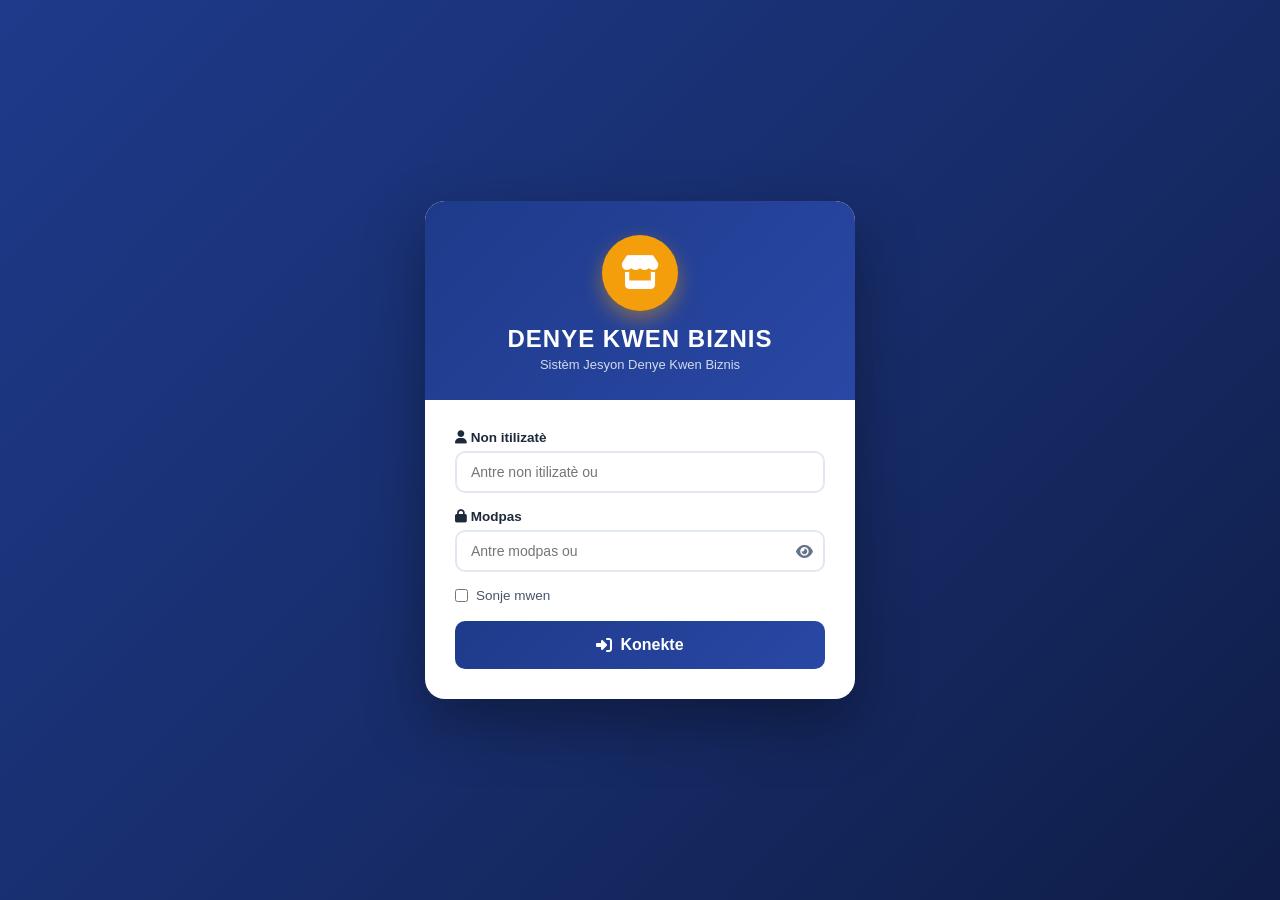
<file: index.html>
<!DOCTYPE html>
<html lang="ht">
<head>
<meta charset="UTF-8">
<meta name="viewport" content="width=device-width, initial-scale=1.0">
<title>DENYE KWEN BIZNIS — Koneksyon</title>
<link rel="stylesheet" href="https://cdnjs.cloudflare.com/ajax/libs/font-awesome/6.4.0/css/all.min.css">
<link rel="stylesheet" href="assets/css/style.css">
<style>
  body {
    background: linear-gradient(135deg, #1e3a8a 0%, #172c69 55%, #0f1d47 100%);
    display: flex; align-items: center; justify-content: center;
    min-height: 100vh; padding: 18px;
  }
  .login-card {
    background: #fff; border-radius: 20px;
    width: 100%; max-width: 430px;
    box-shadow: 0 24px 60px rgba(0,0,0,.35);
    overflow: hidden;
    animation: slideUp .5s ease;
  }
  .login-head {
    background: linear-gradient(135deg, #1e3a8a, #2948a5);
    padding: 34px 30px 28px; text-align: center; color: #fff;
  }
  .login-logo {
    width: 76px; height: 76px; margin: 0 auto 14px;
    background: #f59e0b; border-radius: 50%;
    display: flex; align-items: center; justify-content: center;
    font-size: 34px; box-shadow: 0 8px 20px rgba(245,158,11,.45);
  }
  .login-head h1 { font-size: 24px; letter-spacing: 1px; }
  .login-head p { opacity: .8; font-size: 13px; margin-top: 4px; }
  .login-body { padding: 30px; }
  .pw-wrap { position: relative; }
  .pw-wrap .toggle-eye {
    position: absolute; right: 12px; top: 50%; transform: translateY(-50%);
    background: none; border: none; color: #64748b; font-size: 15px;
  }
  .remember { display: flex; align-items: center; gap: 8px; font-size: 13.5px; color: #475569; margin-bottom: 18px; }
  .demo-box {
    margin-top: 22px; padding: 16px;
    background: #f1f5f9; border-radius: 12px;
    font-size: 13px;
  }
  .demo-box h4 { font-size: 13px; color: #1e3a8a; margin-bottom: 10px; display: flex; align-items: center; gap: 6px; }
  .demo-acct {
    display: flex; justify-content: space-between; align-items: center;
    padding: 8px 10px; border-radius: 8px; cursor: pointer;
    transition: background .2s;
  }
  .demo-acct:hover { background: #e2e8f0; }
  .demo-acct code { background: #fff; padding: 2px 8px; border-radius: 6px; font-size: 12px; color: #1e3a8a; }
</style>
</head>
<body>

<div class="login-card">
  <div class="login-head">
    <div class="login-logo"><i class="fa-solid fa-store"></i></div>
    <h1>DENYE KWEN BIZNIS</h1>
    <p>Sistèm Jesyon Denye Kwen Biznis</p>
  </div>
  <div class="login-body">
    <form id="loginForm">
      <div class="form-group">
        <label><i class="fa-solid fa-user"></i> Non itilizatè</label>
        <input type="text" id="username" class="form-control" placeholder="Antre non itilizatè ou" autocomplete="username" required>
      </div>
      <div class="form-group">
        <label><i class="fa-solid fa-lock"></i> Modpas</label>
        <div class="pw-wrap">
          <input type="password" id="password" class="form-control" placeholder="Antre modpas ou" autocomplete="current-password" required>
          <button type="button" class="toggle-eye" id="toggleEye"><i class="fa-solid fa-eye"></i></button>
        </div>
      </div>
      <label class="remember">
        <input type="checkbox" id="remember"> Sonje mwen
      </label>
      <button type="submit" id="btnLogin" class="btn btn-primary btn-block btn-lg">
        <i class="fa-solid fa-right-to-bracket"></i> Konekte
      </button>
    </form>

    
  </div>
</div>

<script src="assets/js/app.js"></script>
<script>
// Si deja konekte, ale dirèk sou dashboard la
(async () => {
  const u = getUser();
  if (u) {
    const check = await api('auth.php?action=check');
    if (check.success) window.location.href = dashboardFor(check.data.role);
    else clearUser();
  }
})();

// Toggle je modpas
document.getElementById('toggleEye').addEventListener('click', () => {
  const pw = document.getElementById('password');
  const icon = document.querySelector('#toggleEye i');
  pw.type = pw.type === 'password' ? 'text' : 'password';
  icon.className = pw.type === 'password' ? 'fa-solid fa-eye' : 'fa-solid fa-eye-slash';
});

// Kont demo → ranpli fòm
document.querySelectorAll('.demo-acct').forEach(el => {
  el.addEventListener('click', () => {
    document.getElementById('username').value = el.dataset.u;
    document.getElementById('password').value = el.dataset.p;
  });
});

// Soumèt login
document.getElementById('loginForm').addEventListener('submit', async e => {
  e.preventDefault();
  const btn = document.getElementById('btnLogin');
  btnLoading(btn, true, 'Koneksyon...');

  const res = await api('auth.php?action=login', 'POST', {
    username: document.getElementById('username').value.trim(),
    password: document.getElementById('password').value
  });

  btnLoading(btn, false);

  if (res.success) {
    saveUser(res.data, document.getElementById('remember').checked);
    toast(res.message, 'success');
    setTimeout(() => window.location.href = dashboardFor(res.data.role), 600);
  } else {
    toast(res.message, 'error');
  }
});
</script>
</body>
</html>
</file>
<file: assets/css/style.css>
/* ============================================================
   DENYE KWEN v2.0 - Style Global
   ============================================================ */
:root {
  --primary: #1e3a8a;
  --primary-dark: #172c69;
  --primary-light: #2948a5;
  --secondary: #f59e0b;
  --success: #10b981;
  --danger: #ef4444;
  --info: #3b82f6;
  --warning: #f59e0b;
  --purple: #7c3aed;
  --bg: #f1f5f9;
  --card: #ffffff;
  --text: #1e293b;
  --text-muted: #64748b;
  --border: #e2e8f0;
  --radius: 14px;
  --shadow: 0 4px 14px rgba(15, 23, 42, .08);
  --shadow-lg: 0 12px 30px rgba(15, 23, 42, .15);
  --sidebar-w: 260px;
}

* { margin: 0; padding: 0; box-sizing: border-box; }

body {
  font-family: 'Segoe UI', Tahoma, Geneva, Verdana, sans-serif;
  background: var(--bg);
  color: var(--text);
  min-height: 100vh;
}

a { text-decoration: none; color: inherit; }
button { font-family: inherit; cursor: pointer; }
input, select, textarea { font-family: inherit; }

/* ---------- Layout ak Sidebar ---------- */
.layout { display: flex; min-height: 100vh; }

.sidebar {
  width: var(--sidebar-w);
  background: linear-gradient(180deg, var(--primary) 0%, var(--primary-dark) 100%);
  color: #fff;
  position: fixed;
  top: 0; left: 0; bottom: 0;
  z-index: 100;
  display: flex;
  flex-direction: column;
  transition: transform .3s;
}
.sidebar.purple { background: linear-gradient(180deg, #5b21b6 0%, #3b0f7e 100%); }

.sidebar-brand {
  display: flex; align-items: center; gap: 12px;
  padding: 22px 20px;
  border-bottom: 1px solid rgba(255,255,255,.12);
}
.sidebar-brand .logo {
  width: 44px; height: 44px;
  background: var(--secondary);
  border-radius: 12px;
  display: flex; align-items: center; justify-content: center;
  font-size: 20px; color: #fff;
  flex-shrink: 0;
}
.sidebar-brand h2 { font-size: 17px; letter-spacing: .5px; }
.sidebar-brand small { opacity: .7; font-size: 11px; }

.sidebar-menu { flex: 1; padding: 16px 12px; overflow-y: auto; }
.sidebar-menu .menu-label {
  font-size: 11px; text-transform: uppercase; letter-spacing: 1px;
  opacity: .55; padding: 14px 12px 6px;
}
.sidebar-menu a {
  display: flex; align-items: center; gap: 12px;
  padding: 12px 14px;
  border-radius: 10px;
  margin-bottom: 4px;
  font-size: 14.5px;
  color: rgba(255,255,255,.82);
  transition: all .3s;
}
.sidebar-menu a i { width: 20px; text-align: center; }
.sidebar-menu a:hover { background: rgba(255,255,255,.1); color: #fff; transform: translateX(4px); }
.sidebar-menu a.active { background: var(--secondary); color: #fff; font-weight: 600; box-shadow: 0 4px 12px rgba(245,158,11,.4); }

.sidebar-footer { padding: 16px; border-top: 1px solid rgba(255,255,255,.12); }
.sidebar-footer .btn-logout {
  width: 100%;
  display: flex; align-items: center; justify-content: center; gap: 10px;
  padding: 11px;
  background: rgba(239,68,68,.18);
  color: #fecaca;
  border: 1px solid rgba(239,68,68,.4);
  border-radius: 10px;
  font-size: 14px;
  transition: all .3s;
}
.sidebar-footer .btn-logout:hover { background: var(--danger); color: #fff; }

/* ---------- Kontni prensipal ---------- */
.main { flex: 1; margin-left: var(--sidebar-w); display: flex; flex-direction: column; min-width: 0; }

.topbar {
  background: var(--card);
  padding: 14px 26px;
  display: flex; align-items: center; justify-content: space-between;
  box-shadow: var(--shadow);
  position: sticky; top: 0; z-index: 50;
}
.topbar h1 { font-size: 20px; color: var(--primary); display: flex; align-items: center; gap: 10px; }
.topbar-right { display: flex; align-items: center; gap: 16px; }

.hamburger { display: none; background: none; border: none; font-size: 22px; color: var(--primary); }

.user-chip {
  display: flex; align-items: center; gap: 10px;
  padding: 6px 12px 6px 6px;
  background: var(--bg);
  border-radius: 40px;
  cursor: pointer;
  position: relative;
  transition: all .3s;
}
.user-chip:hover { box-shadow: var(--shadow); }
.avatar {
  width: 38px; height: 38px; border-radius: 50%;
  background: linear-gradient(135deg, var(--primary), var(--info));
  color: #fff;
  display: flex; align-items: center; justify-content: center;
  font-weight: 700; font-size: 15px;
  flex-shrink: 0;
}
.user-chip .u-info { line-height: 1.2; }
.user-chip .u-info b { font-size: 13.5px; display: block; }
.user-chip .u-info small { color: var(--text-muted); font-size: 11.5px; }

.dropdown {
  position: absolute; top: calc(100% + 8px); right: 0;
  background: var(--card);
  border-radius: 12px;
  box-shadow: var(--shadow-lg);
  min-width: 190px;
  padding: 8px;
  display: none;
  z-index: 200;
}
.dropdown.show { display: block; animation: fadeIn .2s; }
.dropdown a {
  display: flex; align-items: center; gap: 10px;
  padding: 10px 12px; border-radius: 8px;
  font-size: 14px; color: var(--text);
  transition: background .2s;
}
.dropdown a:hover { background: var(--bg); }
.dropdown a.danger { color: var(--danger); }

.content { padding: 26px; flex: 1; }

/* ---------- Stat Cards ---------- */
.stats-grid {
  display: grid;
  grid-template-columns: repeat(auto-fit, minmax(230px, 1fr));
  gap: 18px;
  margin-bottom: 24px;
}
.stat-card {
  background: var(--card);
  border-radius: var(--radius);
  padding: 20px;
  box-shadow: var(--shadow);
  display: flex; align-items: center; gap: 16px;
  transition: transform .3s, box-shadow .3s;
}
.stat-card:hover { transform: translateY(-4px); box-shadow: var(--shadow-lg); }
.stat-icon {
  width: 54px; height: 54px; border-radius: 14px;
  display: flex; align-items: center; justify-content: center;
  font-size: 22px; color: #fff; flex-shrink: 0;
}
.stat-icon.blue   { background: linear-gradient(135deg, var(--info), var(--primary)); }
.stat-icon.green  { background: linear-gradient(135deg, #34d399, var(--success)); }
.stat-icon.orange { background: linear-gradient(135deg, #fbbf24, var(--secondary)); }
.stat-icon.red    { background: linear-gradient(135deg, #f87171, var(--danger)); }
.stat-icon.purple { background: linear-gradient(135deg, #a78bfa, var(--purple)); }
.stat-info h3 { font-size: 22px; margin-bottom: 2px; }
.stat-info p { color: var(--text-muted); font-size: 13px; }

/* ---------- Cards ---------- */
.card {
  background: var(--card);
  border-radius: var(--radius);
  box-shadow: var(--shadow);
  margin-bottom: 22px;
  overflow: hidden;
}
.card-header {
  padding: 16px 22px;
  border-bottom: 1px solid var(--border);
  display: flex; align-items: center; justify-content: space-between;
  flex-wrap: wrap; gap: 10px;
}
.card-header h3 { font-size: 16px; color: var(--primary); display: flex; align-items: center; gap: 8px; }
.card-body { padding: 22px; }

.grid-2 { display: grid; grid-template-columns: 1fr 1fr; gap: 22px; }
.grid-3-2 { display: grid; grid-template-columns: 3fr 2fr; gap: 22px; }

/* ---------- Bouton ---------- */
.btn {
  display: inline-flex; align-items: center; justify-content: center; gap: 8px;
  padding: 10px 18px;
  border: none; border-radius: 10px;
  font-size: 14px; font-weight: 600;
  transition: all .3s;
}
.btn:hover { transform: translateY(-2px); box-shadow: var(--shadow); }
.btn:active { transform: translateY(0); }
.btn:disabled { opacity: .6; cursor: not-allowed; transform: none; }
.btn-primary   { background: linear-gradient(135deg, var(--primary), var(--primary-light)); color: #fff; }
.btn-secondary { background: var(--secondary); color: #fff; }
.btn-success   { background: var(--success); color: #fff; }
.btn-danger    { background: var(--danger); color: #fff; }
.btn-info      { background: var(--info); color: #fff; }
.btn-light     { background: var(--bg); color: var(--text); border: 1px solid var(--border); }
.btn-sm { padding: 6px 12px; font-size: 12.5px; border-radius: 8px; }
.btn-icon { width: 34px; height: 34px; padding: 0; border-radius: 8px; }
.btn-block { width: 100%; }
.btn-lg { padding: 15px 26px; font-size: 16px; }

/* ---------- Fòm ---------- */
.form-group { margin-bottom: 16px; }
.form-group label { display: block; margin-bottom: 6px; font-size: 13.5px; font-weight: 600; color: var(--text); }
.form-group label .req { color: var(--danger); }
.form-control {
  width: 100%;
  padding: 11px 14px;
  border: 2px solid var(--border);
  border-radius: 10px;
  font-size: 14px;
  transition: border-color .3s, box-shadow .3s;
  background: #fff;
  color: var(--text);
}
.form-control:focus { outline: none; border-color: var(--primary); box-shadow: 0 0 0 3px rgba(30,58,138,.12); }
.form-row { display: grid; grid-template-columns: 1fr 1fr; gap: 14px; }

/* ---------- Tab (tables) ---------- */
.table-wrap { overflow-x: auto; }
table.tbl { width: 100%; border-collapse: collapse; font-size: 14px; }
.tbl th {
  text-align: left; padding: 12px 16px;
  background: var(--bg);
  color: var(--text-muted);
  font-size: 12px; text-transform: uppercase; letter-spacing: .6px;
  white-space: nowrap;
}
.tbl td { padding: 13px 16px; border-bottom: 1px solid var(--border); vertical-align: middle; }
.tbl tbody tr { transition: background .2s; }
.tbl tbody tr:hover { background: #f8fafc; }
.tbl .actions { display: flex; gap: 6px; }

/* ---------- Badge ---------- */
.badge {
  display: inline-flex; align-items: center; gap: 5px;
  padding: 4px 11px;
  border-radius: 30px;
  font-size: 12px; font-weight: 700;
}
.badge-success { background: #d1fae5; color: #065f46; }
.badge-warning { background: #fef3c7; color: #92400e; }
.badge-danger  { background: #fee2e2; color: #991b1b; }
.badge-info    { background: #dbeafe; color: #1e40af; }
.badge-purple  { background: #ede9fe; color: #5b21b6; }
.badge-muted   { background: var(--bg); color: var(--text-muted); }

/* ---------- Modal ---------- */
.modal-overlay {
  position: fixed; inset: 0;
  background: rgba(15,23,42,.55);
  display: none;
  align-items: center; justify-content: center;
  z-index: 1000;
  padding: 18px;
  backdrop-filter: blur(3px);
}
.modal-overlay.show { display: flex; animation: fadeIn .25s; }
.modal {
  background: var(--card);
  border-radius: 16px;
  width: 100%; max-width: 520px;
  max-height: 92vh;
  overflow-y: auto;
  box-shadow: var(--shadow-lg);
  animation: slideUp .3s;
}
.modal.modal-lg { max-width: 720px; }
.modal.modal-sm { max-width: 400px; }
.modal-header {
  padding: 18px 24px;
  border-bottom: 1px solid var(--border);
  display: flex; align-items: center; justify-content: space-between;
  position: sticky; top: 0; background: var(--card); z-index: 2;
  border-radius: 16px 16px 0 0;
}
.modal-header h3 { font-size: 17px; color: var(--primary); display: flex; align-items: center; gap: 8px; }
.modal-close {
  background: var(--bg); border: none;
  width: 32px; height: 32px; border-radius: 8px;
  font-size: 15px; color: var(--text-muted);
  transition: all .2s;
}
.modal-close:hover { background: var(--danger); color: #fff; }
.modal-body { padding: 22px 24px; }
.modal-footer {
  padding: 16px 24px;
  border-top: 1px solid var(--border);
  display: flex; justify-content: flex-end; gap: 10px;
}

/* ---------- Toast ---------- */
.toast-container {
  position: fixed; top: 20px; right: 20px;
  z-index: 3000;
  display: flex; flex-direction: column; gap: 10px;
}
.toast {
  display: flex; align-items: center; gap: 12px;
  padding: 14px 18px;
  border-radius: 12px;
  background: var(--card);
  box-shadow: var(--shadow-lg);
  min-width: 280px; max-width: 380px;
  border-left: 5px solid var(--info);
  animation: slideInRight .35s;
  font-size: 14px;
}
.toast.success { border-color: var(--success); }
.toast.error   { border-color: var(--danger); }
.toast.warning { border-color: var(--warning); }
.toast i { font-size: 18px; }
.toast.success i { color: var(--success); }
.toast.error i   { color: var(--danger); }
.toast.warning i { color: var(--warning); }
.toast.info i    { color: var(--info); }
.toast.hide { animation: slideOutRight .3s forwards; }

/* ---------- Empty / Loading ---------- */
.empty-state { text-align: center; padding: 46px 20px; color: var(--text-muted); }
.empty-state i { font-size: 46px; opacity: .3; margin-bottom: 12px; display: block; }
.empty-state p { font-size: 14.5px; }

.spinner {
  width: 34px; height: 34px;
  border: 4px solid var(--border);
  border-top-color: var(--primary);
  border-radius: 50%;
  animation: spin .8s linear infinite;
  margin: 30px auto;
}

/* ---------- Search bar ---------- */
.search-bar { position: relative; flex: 1; min-width: 200px; }
.search-bar i { position: absolute; left: 14px; top: 50%; transform: translateY(-50%); color: var(--text-muted); }
.search-bar input { padding-left: 40px; }

/* ---------- Tabs ---------- */
.tabs { display: flex; gap: 6px; border-bottom: 2px solid var(--border); margin-bottom: 22px; flex-wrap: wrap; }
.tab-btn {
  padding: 11px 20px;
  background: none; border: none;
  font-size: 14.5px; font-weight: 600;
  color: var(--text-muted);
  border-bottom: 3px solid transparent;
  margin-bottom: -2px;
  transition: all .3s;
  display: flex; align-items: center; gap: 8px;
}
.tab-btn:hover { color: var(--primary); }
.tab-btn.active { color: var(--primary); border-bottom-color: var(--secondary); }
.tab-pane { display: none; }
.tab-pane.active { display: block; animation: fadeIn .3s; }

/* ---------- Read-only band (Odite) ---------- */
.readonly-banner {
  background: linear-gradient(135deg, #ede9fe, #ddd6fe);
  color: #5b21b6;
  padding: 12px 20px;
  border-radius: 12px;
  margin-bottom: 20px;
  display: flex; align-items: center; gap: 10px;
  font-weight: 600; font-size: 14px;
  border: 1px solid #c4b5fd;
}

/* ---------- Animations ---------- */
@keyframes fadeIn { from { opacity: 0; } to { opacity: 1; } }
@keyframes slideUp { from { opacity: 0; transform: translateY(30px); } to { opacity: 1; transform: translateY(0); } }
@keyframes slideInRight { from { opacity: 0; transform: translateX(60px); } to { opacity: 1; transform: translateX(0); } }
@keyframes slideOutRight { to { opacity: 0; transform: translateX(60px); } }
@keyframes spin { to { transform: rotate(360deg); } }

/* ---------- Chart container ---------- */
.chart-box { position: relative; height: 290px; }

/* ---------- Responsive ---------- */
.sidebar-backdrop {
  display: none;
  position: fixed; inset: 0;
  background: rgba(0,0,0,.45);
  z-index: 99;
}
@media (max-width: 992px) {
  .sidebar { transform: translateX(-100%); }
  .sidebar.open { transform: translateX(0); }
  .sidebar-backdrop.show { display: block; }
  .main { margin-left: 0; }
  .hamburger { display: block; }
  .grid-2, .grid-3-2, .form-row { grid-template-columns: 1fr; }
  .content { padding: 16px; }
  .user-chip .u-info { display: none; }
}
@media (max-width: 576px) {
  .stats-grid { grid-template-columns: 1fr 1fr; }
  .stat-card { flex-direction: column; text-align: center; padding: 14px; }
  .topbar h1 { font-size: 16px; }
}

/* ---------- Enprime resi (80mm tèmal) ---------- */
@media print {
  body * { visibility: hidden; }
  .print-area, .print-area * { visibility: visible; }
  .print-area {
    position: absolute; left: 0; top: 0;
    width: 80mm;
    font-family: 'Courier New', monospace;
    font-size: 12px;
    color: #000;
  }
  .no-print { display: none !important; }
}
</file>
